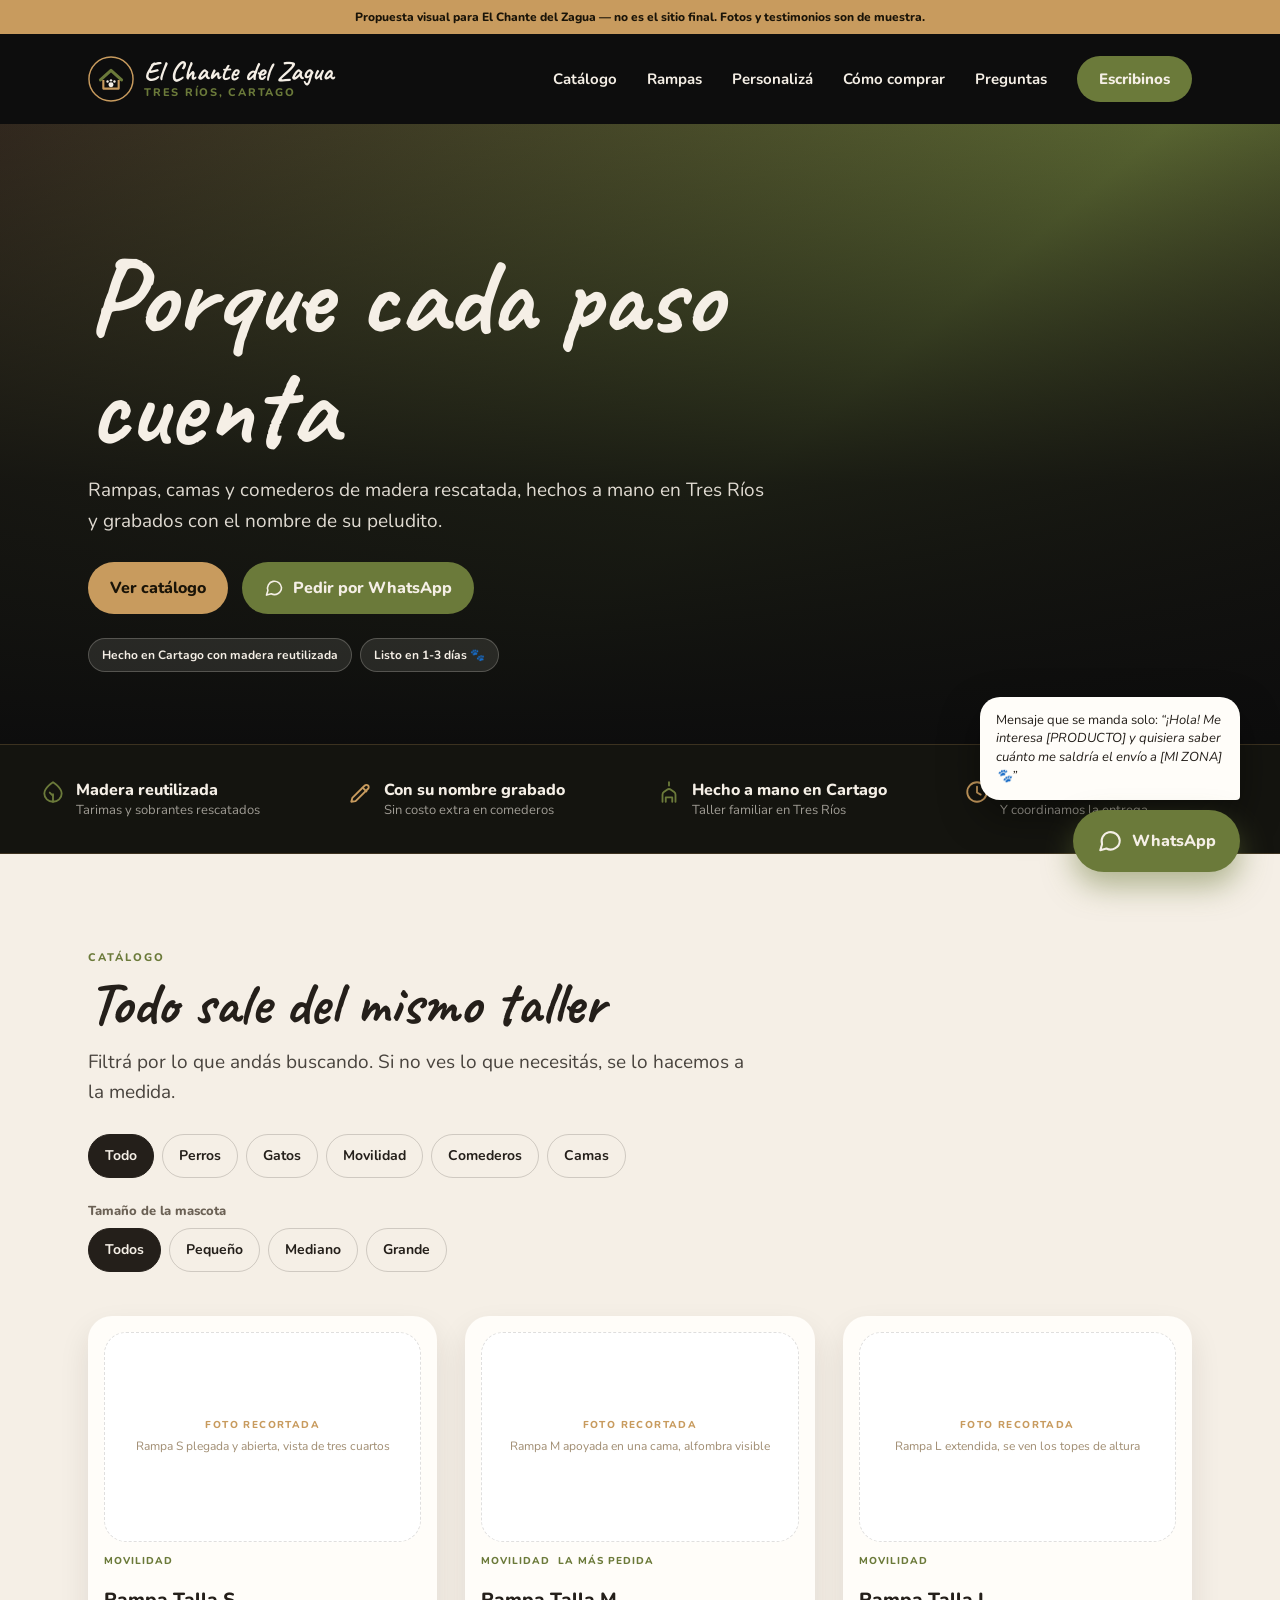
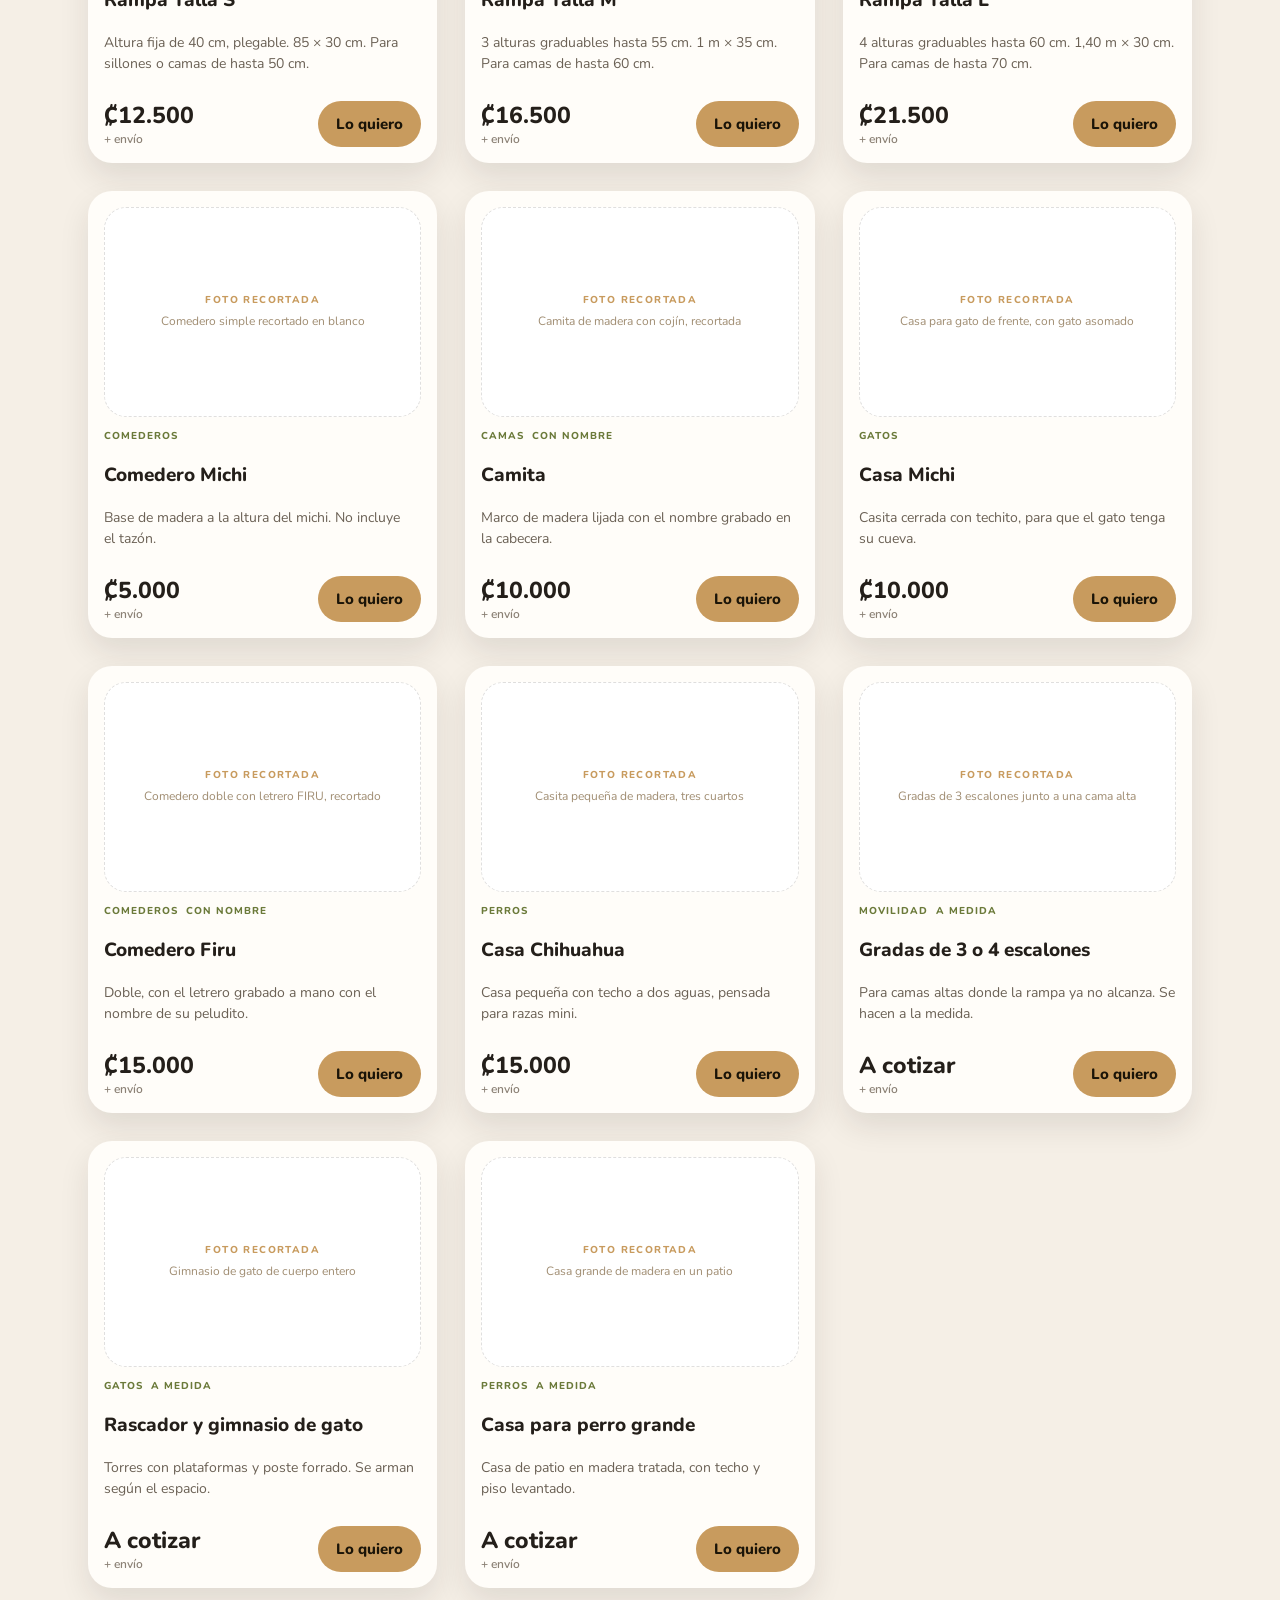
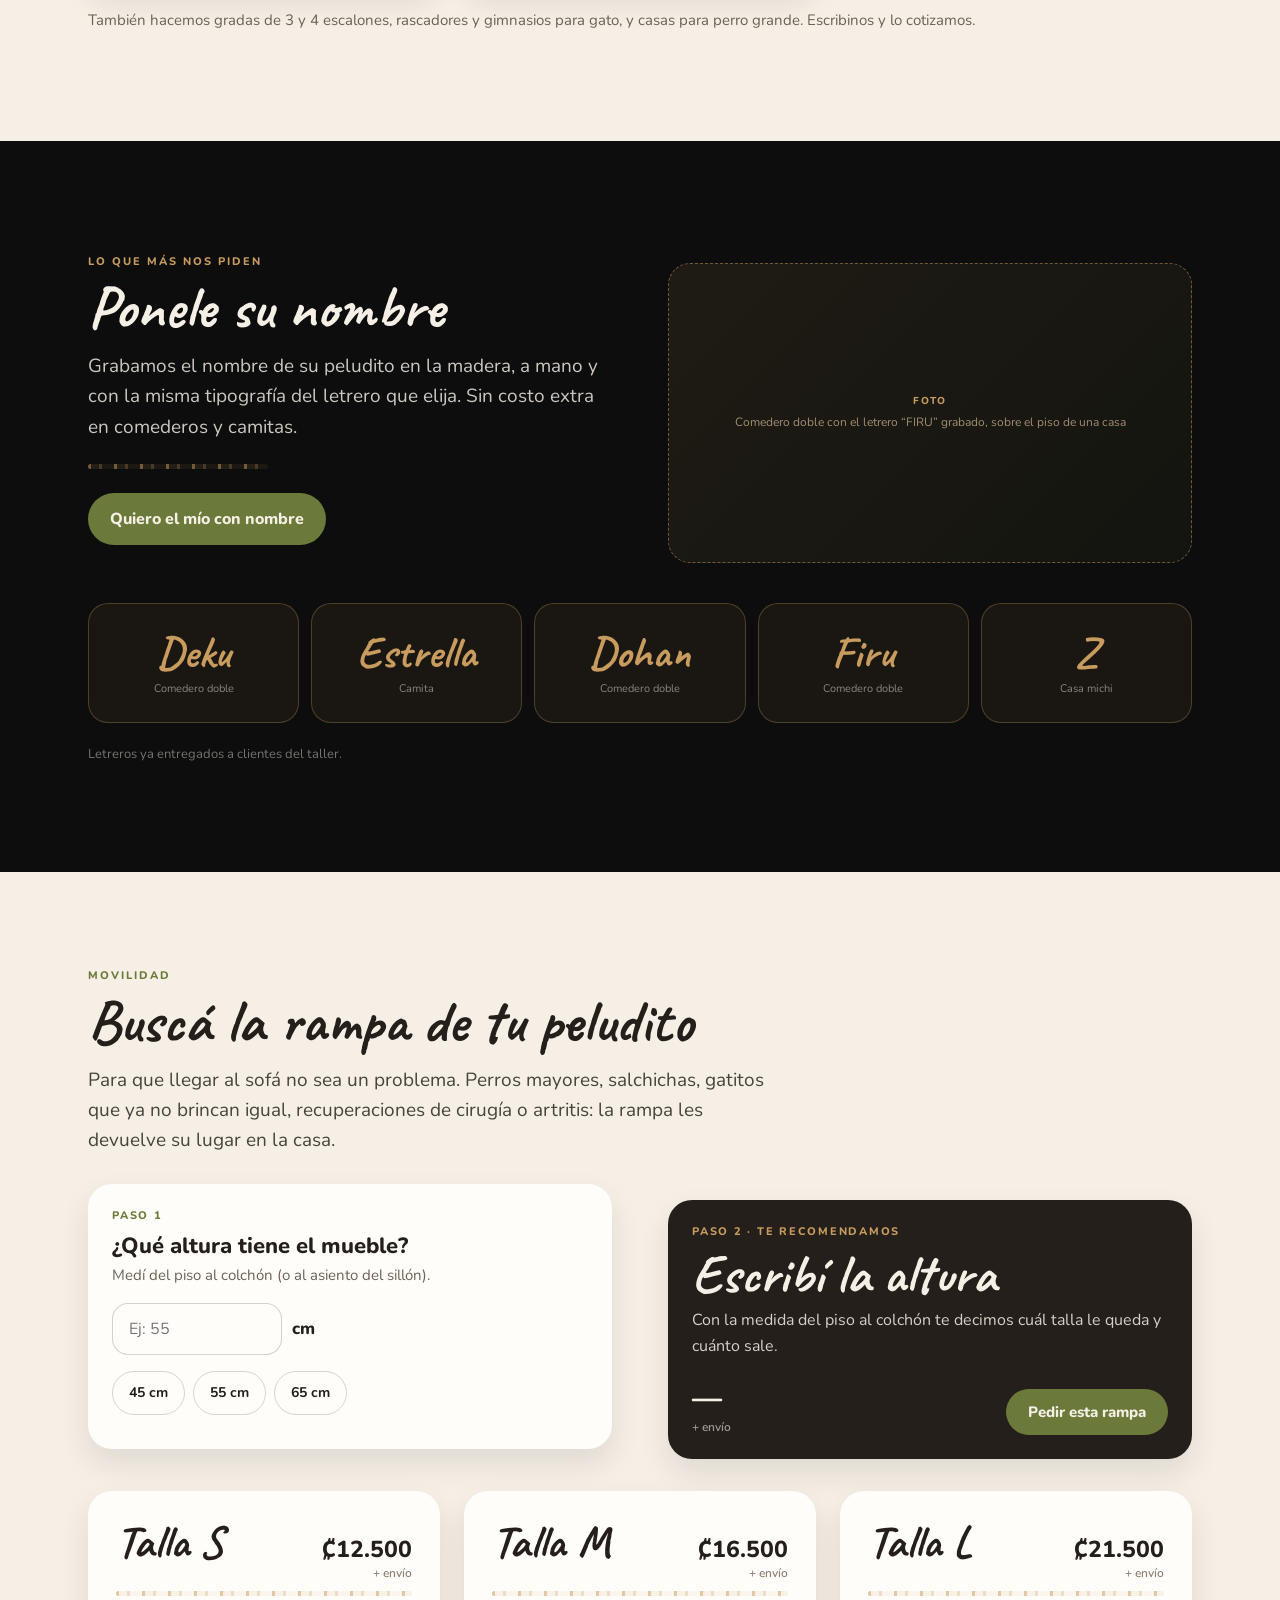
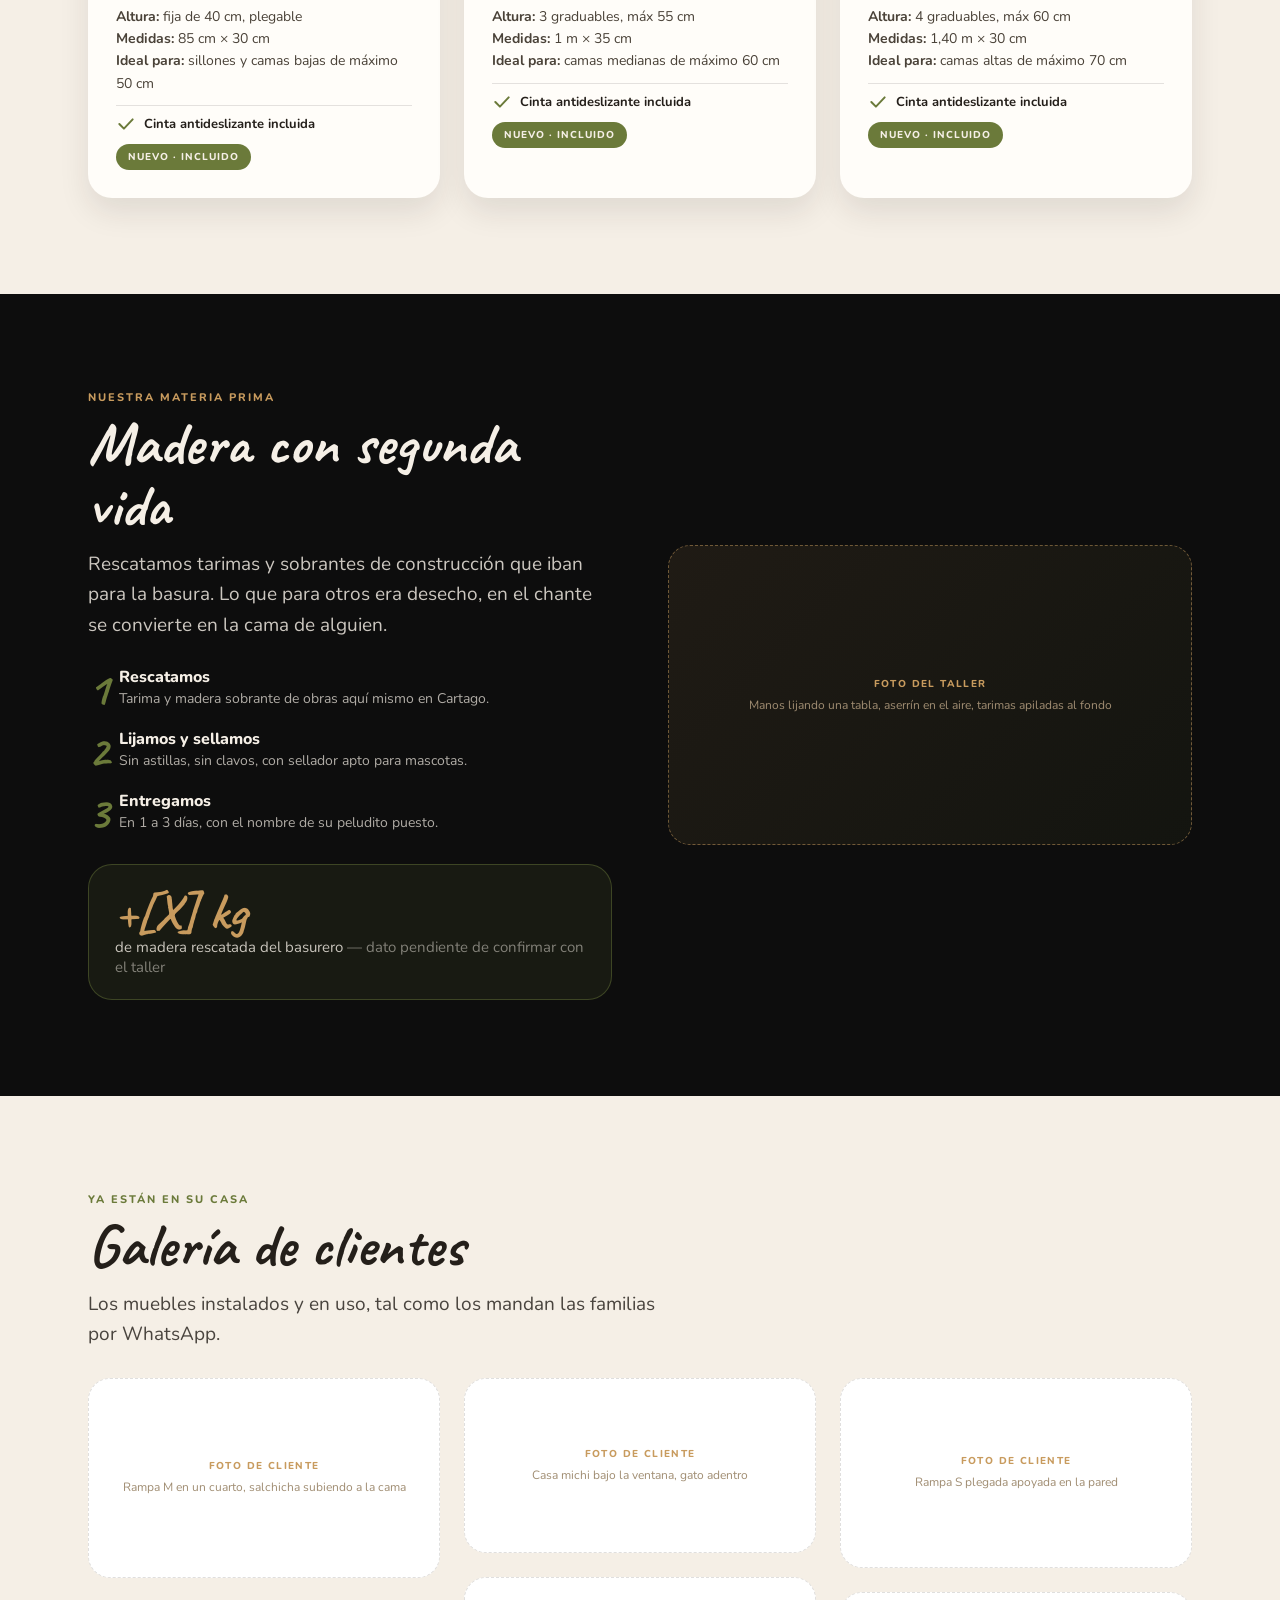
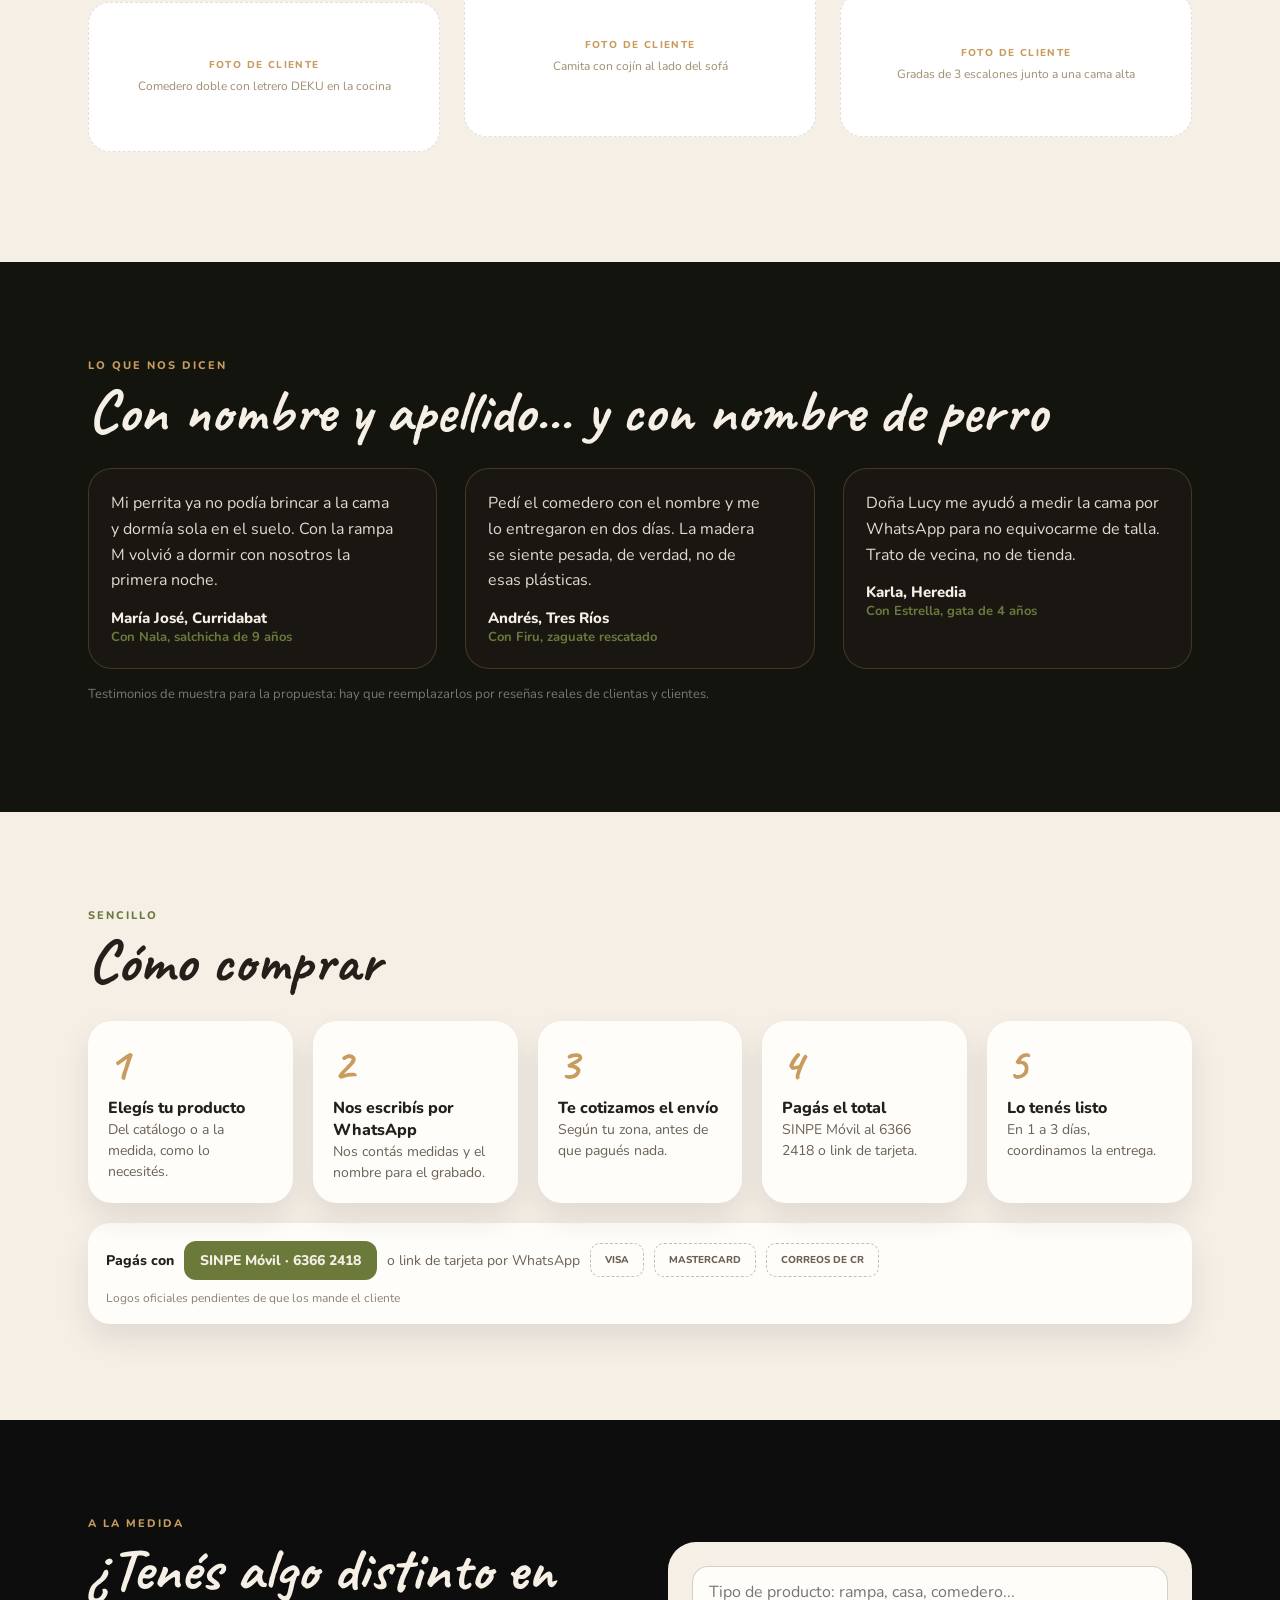
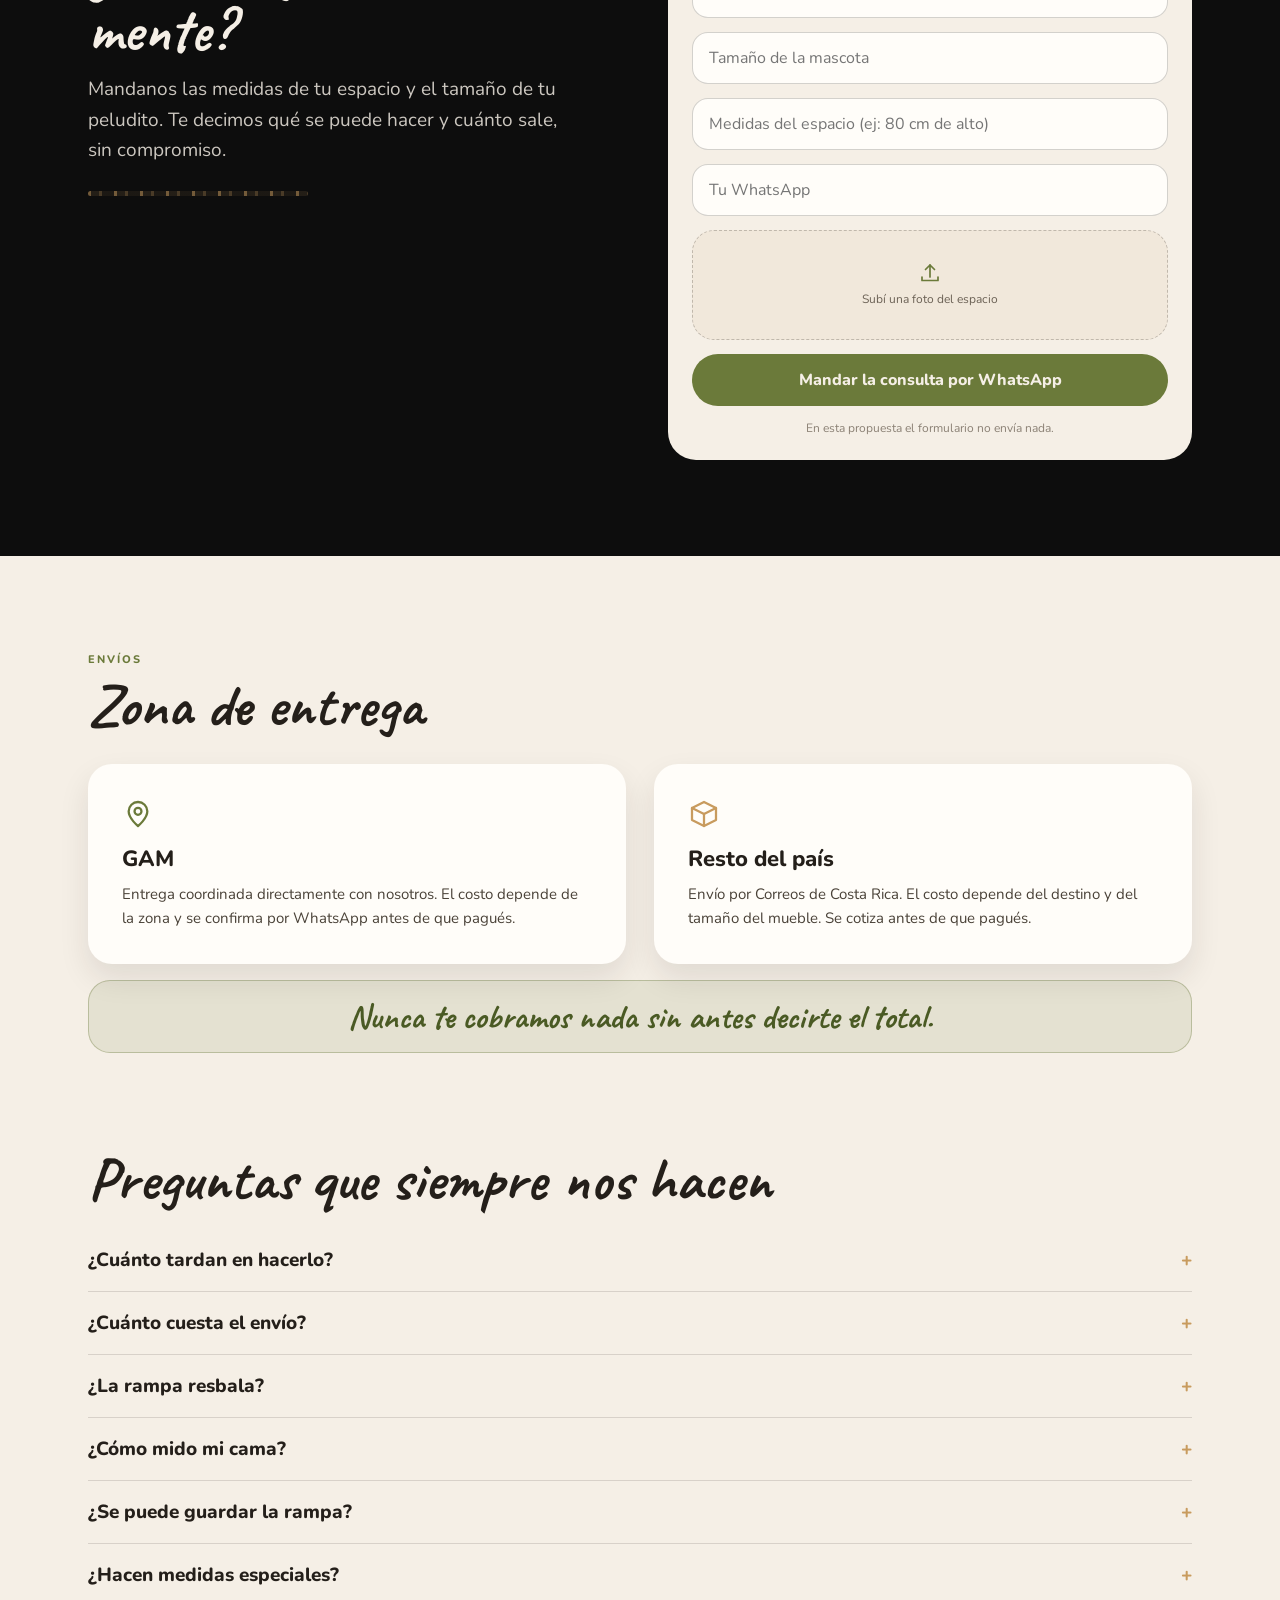
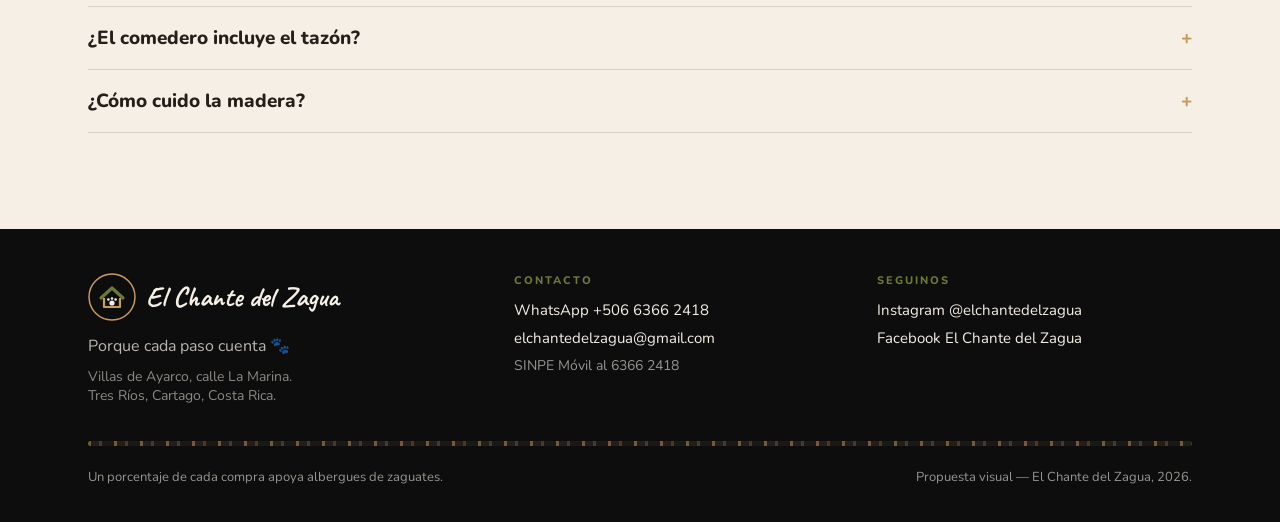
<file: index.html>
<!doctype html>
<html lang="es-CR">
<head>
<meta charset="utf-8">
<meta name="viewport" content="width=device-width, initial-scale=1">
<title>El Chante del Zagua — Muebles de madera reutilizada para mascotas</title>
<meta name="description" content="Rampas, camas y comederos para mascotas hechos a mano con madera reutilizada en Tres Ríos, Cartago. Propuesta visual de sitio web.">
<meta name="robots" content="noindex">
<link rel="preconnect" href="https://fonts.googleapis.com">
<link rel="preconnect" href="https://fonts.gstatic.com" crossorigin>
<link rel="stylesheet" href="https://fonts.googleapis.com/css2?family=Caveat:wght@600;700&family=Nunito:wght@400;600;700;800&display=swap">
<link rel="stylesheet" href="estilos.css">
</head>
<body>

<div class="aviso">Propuesta visual para El Chante del Zagua — no es el sitio final. Fotos y testimonios son de muestra.</div>

<header class="wrap">
  <div class="nav">
    <div class="marca">
      <svg width="46" height="46" viewBox="0 0 48 48" aria-hidden="true"><circle cx="24" cy="24" r="23" fill="#0D0D0D" stroke="#C89B5E" stroke-width="1.5"></circle><path d="M13 25 L24 15 L35 25" fill="none" stroke="#6B7A3A" stroke-width="3.2" stroke-linecap="round" stroke-linejoin="round"></path><path d="M16 25 V34 H32 V25" fill="none" stroke="#C89B5E" stroke-width="2.2" stroke-linejoin="round"></path><circle cx="24" cy="30" r="2.6" fill="#F5EFE6"></circle><circle cx="20.4" cy="26.6" r="1.25" fill="#F5EFE6"></circle><circle cx="24" cy="25.4" r="1.25" fill="#F5EFE6"></circle><circle cx="27.6" cy="26.6" r="1.25" fill="#F5EFE6"></circle></svg>
      <div>
        <div class="chalk nombre">El Chante del Zagua</div>
        <div style="font-size: 11px; letter-spacing: .16em; text-transform: uppercase; color: #6B7A3A; font-weight: 800;">Tres Ríos, Cartago</div>
      </div>
    </div>
    <nav class="nav-links">
      <a href="#catalogo">Catálogo</a>
      <a href="#rampas">Rampas</a>
      <a href="#nombre">Personalizá</a>
      <a href="#comprar">Cómo comprar</a>
      <a href="#faq">Preguntas</a>
      <a class="btn btn-ol" href="#contacto" style="min-height: 46px; font-size: 15px;">Escribinos</a>
    </nav>
    <button class="nav-toggle" id="navToggle" aria-label="Abrir menú" aria-expanded="false">
      <svg width="22" height="22" viewBox="0 0 24 24" fill="none" stroke="#F5EFE6" stroke-width="2" stroke-linecap="round"><path d="M4 7h16"></path><path d="M4 12h16"></path><path d="M4 17h16"></path></svg>
    </button>
  </div>
  <nav class="nav-movil" id="navMovil">
    <a href="#catalogo">Catálogo</a>
    <a href="#rampas">Rampas</a>
    <a href="#nombre">Personalizá</a>
    <a href="#comprar">Cómo comprar</a>
    <a href="#faq">Preguntas</a>
    <a href="#contacto">Contacto</a>
  </nav>
</header>

<!-- HERO -->
<section class="hero">
  <div class="wrap hero-cont">
    <h1 class="chalk">Porque cada paso cuenta</h1>
    <p class="lead" style="opacity: .9; margin-bottom: 26px;">Rampas, camas y comederos de madera rescatada, hechos a mano en Tres Ríos y grabados con el nombre de su peludito.</p>
    <div class="hero-ctas">
      <a class="btn btn-am" href="#catalogo">Ver catálogo</a>
      <a class="btn btn-ol" href="#contacto">
        <svg width="20" height="20" viewBox="0 0 24 24" fill="none" stroke="currentColor" stroke-width="1.9" stroke-linecap="round" stroke-linejoin="round"><path d="M21 11.5a8.4 8.4 0 0 1-12.3 7.4L3 20.5l1.7-5.5A8.4 8.4 0 1 1 21 11.5z"></path></svg>
        Pedir por WhatsApp
      </a>
    </div>
    <div style="display: flex; gap: 8px; flex-wrap: wrap; margin-top: 24px;">
      <span class="badge">Hecho en Cartago con madera reutilizada</span>
      <span class="badge">Listo en 1-3 días 🐾</span>
    </div>
  </div>
</section>

<!-- BARRA DE CONFIANZA -->
<section class="barra-conf">
  <div class="wrap conf">
    <div class="conf-item">
      <svg width="26" height="26" viewBox="0 0 24 24" fill="none" stroke="#6B7A3A" stroke-width="1.7" stroke-linecap="round" stroke-linejoin="round" style="flex: 0 0 auto;"><path d="M12 21c-4.5 0-8-3.2-8-7.6C4 8 12 3 12 3s8 5 8 10.4C20 17.8 16.5 21 12 21z"></path><path d="M12 21v-7"></path><path d="M12 15.5 9 12.5"></path></svg>
      <div><div class="t">Madera reutilizada</div><div class="d">Tarimas y sobrantes rescatados</div></div>
    </div>
    <div class="conf-item">
      <svg width="26" height="26" viewBox="0 0 24 24" fill="none" stroke="#C89B5E" stroke-width="1.7" stroke-linecap="round" stroke-linejoin="round" style="flex: 0 0 auto;"><path d="M4 17.5 15.5 6a2.1 2.1 0 0 1 3 3L7 20.5 3 21z"></path><path d="M13.5 8 17 11.5"></path></svg>
      <div><div class="t">Con su nombre grabado</div><div class="d">Sin costo extra en comederos</div></div>
    </div>
    <div class="conf-item">
      <svg width="26" height="26" viewBox="0 0 24 24" fill="none" stroke="#6B7A3A" stroke-width="1.7" stroke-linecap="round" stroke-linejoin="round" style="flex: 0 0 auto;"><path d="M6 21v-6.5a3 3 0 0 1 1.2-2.4l3-2.2a3 3 0 0 1 3.6 0l3 2.2A3 3 0 0 1 18 14.5V21"></path><path d="M9 21v-4h6v4"></path><path d="M12 3v3"></path></svg>
      <div><div class="t">Hecho a mano en Cartago</div><div class="d">Taller familiar en Tres Ríos</div></div>
    </div>
    <div class="conf-item">
      <svg width="26" height="26" viewBox="0 0 24 24" fill="none" stroke="#C89B5E" stroke-width="1.7" stroke-linecap="round" stroke-linejoin="round" style="flex: 0 0 auto;"><circle cx="12" cy="12" r="9"></circle><path d="M12 7v5.4l3.4 2"></path></svg>
      <div><div class="t">Listo en 1-3 días</div><div class="d">Y coordinamos la entrega</div></div>
    </div>
  </div>
</section>

<!-- CATALOGO -->
<section class="sec cream" id="catalogo">
  <div class="wrap">
    <p class="kicker">Catálogo</p>
    <h2 class="chalk h2">Todo sale del mismo taller</h2>
    <p class="lead">Filtrá por lo que andás buscando. Si no ves lo que necesitás, se lo hacemos a la medida.</p>
    <div class="chips" id="chipsCat" style="margin-top: 26px;"></div>
    <div class="chips-label">Tamaño de la mascota</div>
    <div class="chips" id="chipsTam"></div>
    <div class="grid-prod" id="gridProd"></div>
    <p style="margin-top: 22px; font-size: 15px; color: #6B6155;">También hacemos gradas de 3 y 4 escalones, rascadores y gimnasios para gato, y casas para perro grande. Escribinos y lo cotizamos.</p>
  </div>
</section>

<!-- PONELE SU NOMBRE -->
<section class="sec" id="nombre">
  <div class="wrap">
    <div class="dos-col">
      <div>
        <p class="kicker">Lo que más nos piden</p>
        <h2 class="chalk h2">Ponele su nombre</h2>
        <p class="lead" style="margin-bottom: 22px;">Grabamos el nombre de su peludito en la madera, a mano y con la misma tipografía del letrero que elija. Sin costo extra en comederos y camitas.</p>
        <div class="veta" style="width: 180px; margin-bottom: 24px;"></div>
        <a class="btn btn-ol" href="ficha.html">Quiero el mío con nombre</a>
      </div>
      <div class="ph" style="min-height: 300px; margin-top: 26px;">
        <b>Foto</b>
        Comedero doble con el letrero “FIRU” grabado, sobre el piso de una casa
      </div>
    </div>
    <div class="letreros" style="margin-top: 40px;">
      <div class="letrero"><div class="chalk nom">Deku</div><div class="not">Comedero doble</div></div>
      <div class="letrero"><div class="chalk nom">Estrella</div><div class="not">Camita</div></div>
      <div class="letrero"><div class="chalk nom">Dohan</div><div class="not">Comedero doble</div></div>
      <div class="letrero"><div class="chalk nom">Firu</div><div class="not">Comedero doble</div></div>
      <div class="letrero"><div class="chalk nom">Z</div><div class="not">Casa michi</div></div>
    </div>
    <p style="font-size: 13px; color: rgba(245,239,230,.45); margin-top: 14px;">Letreros ya entregados a clientes del taller.</p>
  </div>
</section>

<!-- BUSCA LA RAMPA -->
<section class="sec cream" id="rampas">
  <div class="wrap">
    <p class="kicker">Movilidad</p>
    <h2 class="chalk h2">Buscá la rampa de tu peludito</h2>
    <p class="lead" style="margin-bottom: 28px;">Para que llegar al sofá no sea un problema. Perros mayores, salchichas, gatitos que ya no brincan igual, recuperaciones de cirugía o artritis: la rampa les devuelve su lugar en la casa.</p>

    <div class="dos-col arriba">
      <div class="card" style="padding: 24px;">
        <div style="font-size: 11px; font-weight: 800; letter-spacing: .16em; text-transform: uppercase; color: #6B7A3A; margin-bottom: 8px;">Paso 1</div>
        <div style="font-size: 22px; font-weight: 800; margin-bottom: 4px;">¿Qué altura tiene el mueble?</div>
        <p style="font-size: 15px; color: #6B6155; margin: 0 0 18px;">Medí del piso al colchón (o al asiento del sillón).</p>
        <div style="display: flex; gap: 10px; align-items: center;">
          <label for="altura" style="position: absolute; left: -9999px;">Altura del mueble en centímetros</label>
          <input class="field" type="number" id="altura" min="10" max="200" placeholder="Ej: 55" style="max-width: 170px;">
          <span style="font-size: 17px; font-weight: 800;">cm</span>
        </div>
        <div class="chips" id="chipsAlt" style="margin-top: 16px;"></div>
      </div>

      <div class="card" id="recCard" style="padding: 24px; background: #241F1A; color: #F5EFE6; margin-top: 16px;">
        <div style="font-size: 11px; font-weight: 800; letter-spacing: .16em; text-transform: uppercase; color: #C89B5E; margin-bottom: 8px;">Paso 2 · Te recomendamos</div>
        <div class="chalk" id="recTitle" style="font-size: clamp(40px, 9vw, 54px);">Escribí la altura</div>
        <p id="recDetail" style="font-size: 16px; line-height: 1.6; opacity: .85; margin: 6px 0 18px;">Con la medida del piso al colchón te decimos cuál talla le queda y cuánto sale.</p>
        <div style="display: flex; align-items: flex-end; justify-content: space-between; gap: 12px;">
          <div>
            <div class="price" id="recPrice" style="color: #F5EFE6; font-size: 30px;">—</div>
            <div class="ship" style="color: rgba(245,239,230,.6);">+ envío</div>
          </div>
          <a class="btn btn-ol" href="#contacto" style="min-height: 46px; font-size: 15px;">Pedir esta rampa</a>
        </div>
        <div id="recWarn" hidden style="margin-top: 16px; border-radius: 16px; padding: 12px 14px; background: rgba(200,155,94,.16); border: 1px solid rgba(200,155,94,.4); font-size: 14px; line-height: 1.5;"></div>
      </div>
    </div>

    <div class="rampas" id="tablaRampas"></div>
  </div>
</section>

<!-- MADERA CON SEGUNDA VIDA -->
<section class="sec">
  <div class="wrap">
    <div class="dos-col">
      <div>
        <p class="kicker">Nuestra materia prima</p>
        <h2 class="chalk h2">Madera con segunda vida</h2>
        <p class="lead" style="margin-bottom: 26px;">Rescatamos tarimas y sobrantes de construcción que iban para la basura. Lo que para otros era desecho, en el chante se convierte en la cama de alguien.</p>
        <div class="pasos" style="display: flex; flex-direction: column; gap: 16px;">
          <div class="paso" style="flex-direction: row;"><div class="chalk n" style="color: #6B7A3A;">1</div><div><div class="t">Rescatamos</div><div class="d">Tarima y madera sobrante de obras aquí mismo en Cartago.</div></div></div>
          <div class="paso" style="flex-direction: row;"><div class="chalk n" style="color: #6B7A3A;">2</div><div><div class="t">Lijamos y sellamos</div><div class="d">Sin astillas, sin clavos, con sellador apto para mascotas.</div></div></div>
          <div class="paso" style="flex-direction: row;"><div class="chalk n" style="color: #6B7A3A;">3</div><div><div class="t">Entregamos</div><div class="d">En 1 a 3 días, con el nombre de su peludito puesto.</div></div></div>
        </div>
        <div style="margin-top: 28px; padding: 22px 26px; border-radius: 24px; border: 1px solid rgba(107,122,58,.45); background: rgba(107,122,58,.12);">
          <div class="chalk" style="font-size: 50px; color: #C89B5E; line-height: 1;">+[X] kg</div>
          <div style="font-size: 15px; opacity: .8;">de madera rescatada del basurero <span style="opacity: .6;">— dato pendiente de confirmar con el taller</span></div>
        </div>
      </div>
      <div class="ph" style="min-height: 300px;">
        <b>Foto del taller</b>
        Manos lijando una tabla, aserrín en el aire, tarimas apiladas al fondo
      </div>
    </div>
  </div>
</section>

<!-- GALERIA -->
<section class="sec cream">
  <div class="wrap">
    <p class="kicker">Ya están en su casa</p>
    <h2 class="chalk h2">Galería de clientes</h2>
    <p class="lead" style="margin-bottom: 28px;">Los muebles instalados y en uso, tal como los mandan las familias por WhatsApp.</p>
    <div class="masonry">
      <div class="ph" style="height: 200px;"><b>Foto de cliente</b>Rampa M en un cuarto, salchicha subiendo a la cama</div>
      <div class="ph" style="height: 150px;"><b>Foto de cliente</b>Comedero doble con letrero DEKU en la cocina</div>
      <div class="ph" style="height: 175px;"><b>Foto de cliente</b>Casa michi bajo la ventana, gato adentro</div>
      <div class="ph" style="height: 160px;"><b>Foto de cliente</b>Camita con cojín al lado del sofá</div>
      <div class="ph" style="height: 190px;"><b>Foto de cliente</b>Rampa S plegada apoyada en la pared</div>
      <div class="ph" style="height: 145px;"><b>Foto de cliente</b>Gradas de 3 escalones junto a una cama alta</div>
    </div>
  </div>
</section>

<!-- TESTIMONIOS -->
<section class="sec" style="background: #14140F;">
  <div class="wrap">
    <p class="kicker">Lo que nos dicen</p>
    <h2 class="chalk h2" style="margin-bottom: 26px;">Con nombre y apellido... y con nombre de perro</h2>
    <div class="testis">
      <div class="testi">
        <p>Mi perrita ya no podía brincar a la cama y dormía sola en el suelo. Con la rampa M volvió a dormir con nosotros la primera noche.</p>
        <div class="quien">María José, Curridabat</div>
        <div class="mascota">Con Nala, salchicha de 9 años</div>
      </div>
      <div class="testi">
        <p>Pedí el comedero con el nombre y me lo entregaron en dos días. La madera se siente pesada, de verdad, no de esas plásticas.</p>
        <div class="quien">Andrés, Tres Ríos</div>
        <div class="mascota">Con Firu, zaguate rescatado</div>
      </div>
      <div class="testi">
        <p>Doña Lucy me ayudó a medir la cama por WhatsApp para no equivocarme de talla. Trato de vecina, no de tienda.</p>
        <div class="quien">Karla, Heredia</div>
        <div class="mascota">Con Estrella, gata de 4 años</div>
      </div>
    </div>
    <p style="font-size: 13px; color: rgba(245,239,230,.45); margin-top: 16px;">Testimonios de muestra para la propuesta: hay que reemplazarlos por reseñas reales de clientas y clientes.</p>
  </div>
</section>

<!-- COMO COMPRAR -->
<section class="sec cream" id="comprar">
  <div class="wrap">
    <p class="kicker">Sencillo</p>
    <h2 class="chalk h2" style="margin-bottom: 28px;">Cómo comprar</h2>
    <div class="pasos">
      <div class="paso card" style="padding: 20px;"><div class="chalk n">1</div><div><div class="t">Elegís tu producto</div><div class="d">Del catálogo o a la medida, como lo necesités.</div></div></div>
      <div class="paso card" style="padding: 20px;"><div class="chalk n">2</div><div><div class="t">Nos escribís por WhatsApp</div><div class="d">Nos contás medidas y el nombre para el grabado.</div></div></div>
      <div class="paso card" style="padding: 20px;"><div class="chalk n">3</div><div><div class="t">Te cotizamos el envío</div><div class="d">Según tu zona, antes de que pagués nada.</div></div></div>
      <div class="paso card" style="padding: 20px;"><div class="chalk n">4</div><div><div class="t">Pagás el total</div><div class="d">SINPE Móvil al 6366 2418 o link de tarjeta.</div></div></div>
      <div class="paso card" style="padding: 20px;"><div class="chalk n">5</div><div><div class="t">Lo tenés listo</div><div class="d">En 1 a 3 días, coordinamos la entrega.</div></div></div>
    </div>
    <div class="pagos card">
      <span style="font-size: 14px; font-weight: 800;">Pagás con</span>
      <span class="sinpe">SINPE Móvil · 6366 2418</span>
      <span style="font-size: 14px; color: #6B6155;">o link de tarjeta por WhatsApp</span>
      <span class="logo-ph">VISA</span>
      <span class="logo-ph">MASTERCARD</span>
      <span class="logo-ph">CORREOS DE CR</span>
      <span style="font-size: 12px; color: #8B8175;">Logos oficiales pendientes de que los mande el cliente</span>
    </div>
  </div>
</section>

<!-- COTIZACIONES A MEDIDA -->
<section class="sec" id="contacto">
  <div class="wrap">
    <div class="dos-col arriba">
      <div>
        <p class="kicker">A la medida</p>
        <h2 class="chalk h2">¿Tenés algo distinto en mente?</h2>
        <p class="lead">Mandanos las medidas de tu espacio y el tamaño de tu peludito. Te decimos qué se puede hacer y cuánto sale, sin compromiso.</p>
        <div class="veta" style="width: 220px; margin-top: 26px;"></div>
      </div>
      <form style="background: #F5EFE6; color: #241F1A; border-radius: 28px; padding: 24px; margin-top: 26px; display: flex; flex-direction: column; gap: 14px;" onsubmit="return false;">
        <input class="field" placeholder="Tipo de producto: rampa, casa, comedero...">
        <input class="field" placeholder="Tamaño de la mascota">
        <input class="field" placeholder="Medidas del espacio (ej: 80 cm de alto)">
        <input class="field" placeholder="Tu WhatsApp">
        <div class="ph" style="height: 110px; border-color: rgba(36,31,26,.24); background: rgba(200,155,94,.08); color: #6B6155;">
          <svg width="24" height="24" viewBox="0 0 24 24" fill="none" stroke="#6B7A3A" stroke-width="1.7" stroke-linecap="round" stroke-linejoin="round"><path d="M12 16V4"></path><path d="m7.5 8.5 4.5-4.5 4.5 4.5"></path><path d="M4 16v3.5h16V16"></path></svg>
          Subí una foto del espacio
        </div>
        <button class="btn btn-ol" type="submit" style="width: 100%;">Mandar la consulta por WhatsApp</button>
        <p style="font-size: 12px; color: #8B8175; margin: 0; text-align: center;">En esta propuesta el formulario no envía nada.</p>
      </form>
    </div>
  </div>
</section>

<!-- ZONA DE ENTREGA -->
<section class="sec cream">
  <div class="wrap">
    <p class="kicker">Envíos</p>
    <h2 class="chalk h2" style="margin-bottom: 28px;">Zona de entrega</h2>
    <div class="zonas">
      <div class="zona card">
        <svg width="32" height="32" viewBox="0 0 24 24" fill="none" stroke="#6B7A3A" stroke-width="1.7" stroke-linecap="round" stroke-linejoin="round"><path d="M12 21s7-5.6 7-11a7 7 0 1 0-14 0c0 5.4 7 11 7 11z"></path><circle cx="12" cy="10" r="2.6"></circle></svg>
        <div class="t">GAM</div>
        <p>Entrega coordinada directamente con nosotros. El costo depende de la zona y se confirma por WhatsApp antes de que pagués.</p>
      </div>
      <div class="zona card">
        <svg width="32" height="32" viewBox="0 0 24 24" fill="none" stroke="#C89B5E" stroke-width="1.7" stroke-linecap="round" stroke-linejoin="round"><path d="M3 7.5 12 3l9 4.5v9L12 21l-9-4.5z"></path><path d="M3 7.5 12 12l9-4.5"></path><path d="M12 12v9"></path></svg>
        <div class="t">Resto del país</div>
        <p>Envío por Correos de Costa Rica. El costo depende del destino y del tamaño del mueble. Se cotiza antes de que pagués.</p>
      </div>
    </div>
    <div class="promesa"><span class="chalk">Nunca te cobramos nada sin antes decirte el total.</span></div>
  </div>
</section>

<!-- FAQ -->
<section class="sec cream" id="faq" style="padding-top: 0;">
  <div class="wrap">
    <h2 class="chalk h2" style="margin-bottom: 18px;">Preguntas que siempre nos hacen</h2>
    <div id="listaFaq"></div>
  </div>
</section>

<!-- FOOTER -->
<footer>
  <div class="wrap">
    <div class="foot-cols">
      <div>
        <div class="marca" style="margin-bottom: 14px;">
          <svg width="48" height="48" viewBox="0 0 48 48" aria-hidden="true"><circle cx="24" cy="24" r="23" fill="#0D0D0D" stroke="#C89B5E" stroke-width="1.5"></circle><path d="M13 25 L24 15 L35 25" fill="none" stroke="#6B7A3A" stroke-width="3.2" stroke-linecap="round" stroke-linejoin="round"></path><path d="M16 25 V34 H32 V25" fill="none" stroke="#C89B5E" stroke-width="2.2" stroke-linejoin="round"></path><circle cx="24" cy="30" r="2.6" fill="#F5EFE6"></circle><circle cx="20.4" cy="26.6" r="1.25" fill="#F5EFE6"></circle><circle cx="24" cy="25.4" r="1.25" fill="#F5EFE6"></circle><circle cx="27.6" cy="26.6" r="1.25" fill="#F5EFE6"></circle></svg>
          <div class="chalk" style="font-size: 28px;">El Chante del Zagua</div>
        </div>
        <p style="font-size: 16px; opacity: .75; margin: 0 0 10px;">Porque cada paso cuenta 🐾</p>
        <p style="font-size: 14px; opacity: .55; margin: 0;">Villas de Ayarco, calle La Marina.<br>Tres Ríos, Cartago, Costa Rica.</p>
      </div>
      <div>
        <div class="foot-tit">Contacto</div>
        <div class="foot-links">
          <span>WhatsApp +506 6366 2418</span>
          <span>elchantedelzagua@gmail.com</span>
          <span style="opacity: .6; font-size: 14px;">SINPE Móvil al 6366 2418</span>
        </div>
      </div>
      <div>
        <div class="foot-tit">Seguinos</div>
        <div class="foot-links">
          <span>Instagram @elchantedelzagua</span>
          <span>Facebook El Chante del Zagua</span>
        </div>
      </div>
    </div>
    <div class="veta" style="margin: 36px 0 22px;"></div>
    <div class="foot-legal">
      <span>Un porcentaje de cada compra apoya albergues de zaguates.</span>
      <span>Propuesta visual — El Chante del Zagua, 2026.</span>
    </div>
  </div>
</footer>

<div class="fab">
  <div class="fab-globo">Mensaje que se manda solo: <em>“¡Hola! Me interesa [PRODUCTO] y quisiera saber cuánto me saldría el envío a [MI ZONA] 🐾”</em></div>
  <button class="btn btn-ol fab-btn" aria-label="Escribir por WhatsApp">
    <svg width="26" height="26" viewBox="0 0 24 24" fill="none" stroke="currentColor" stroke-width="1.9" stroke-linecap="round" stroke-linejoin="round"><path d="M21 11.5a8.4 8.4 0 0 1-12.3 7.4L3 20.5l1.7-5.5A8.4 8.4 0 1 1 21 11.5z"></path></svg>
    <span class="solo-desktop">WhatsApp</span>
  </button>
</div>

<script src="sitio.js"></script>
</body>
</html>
</file>
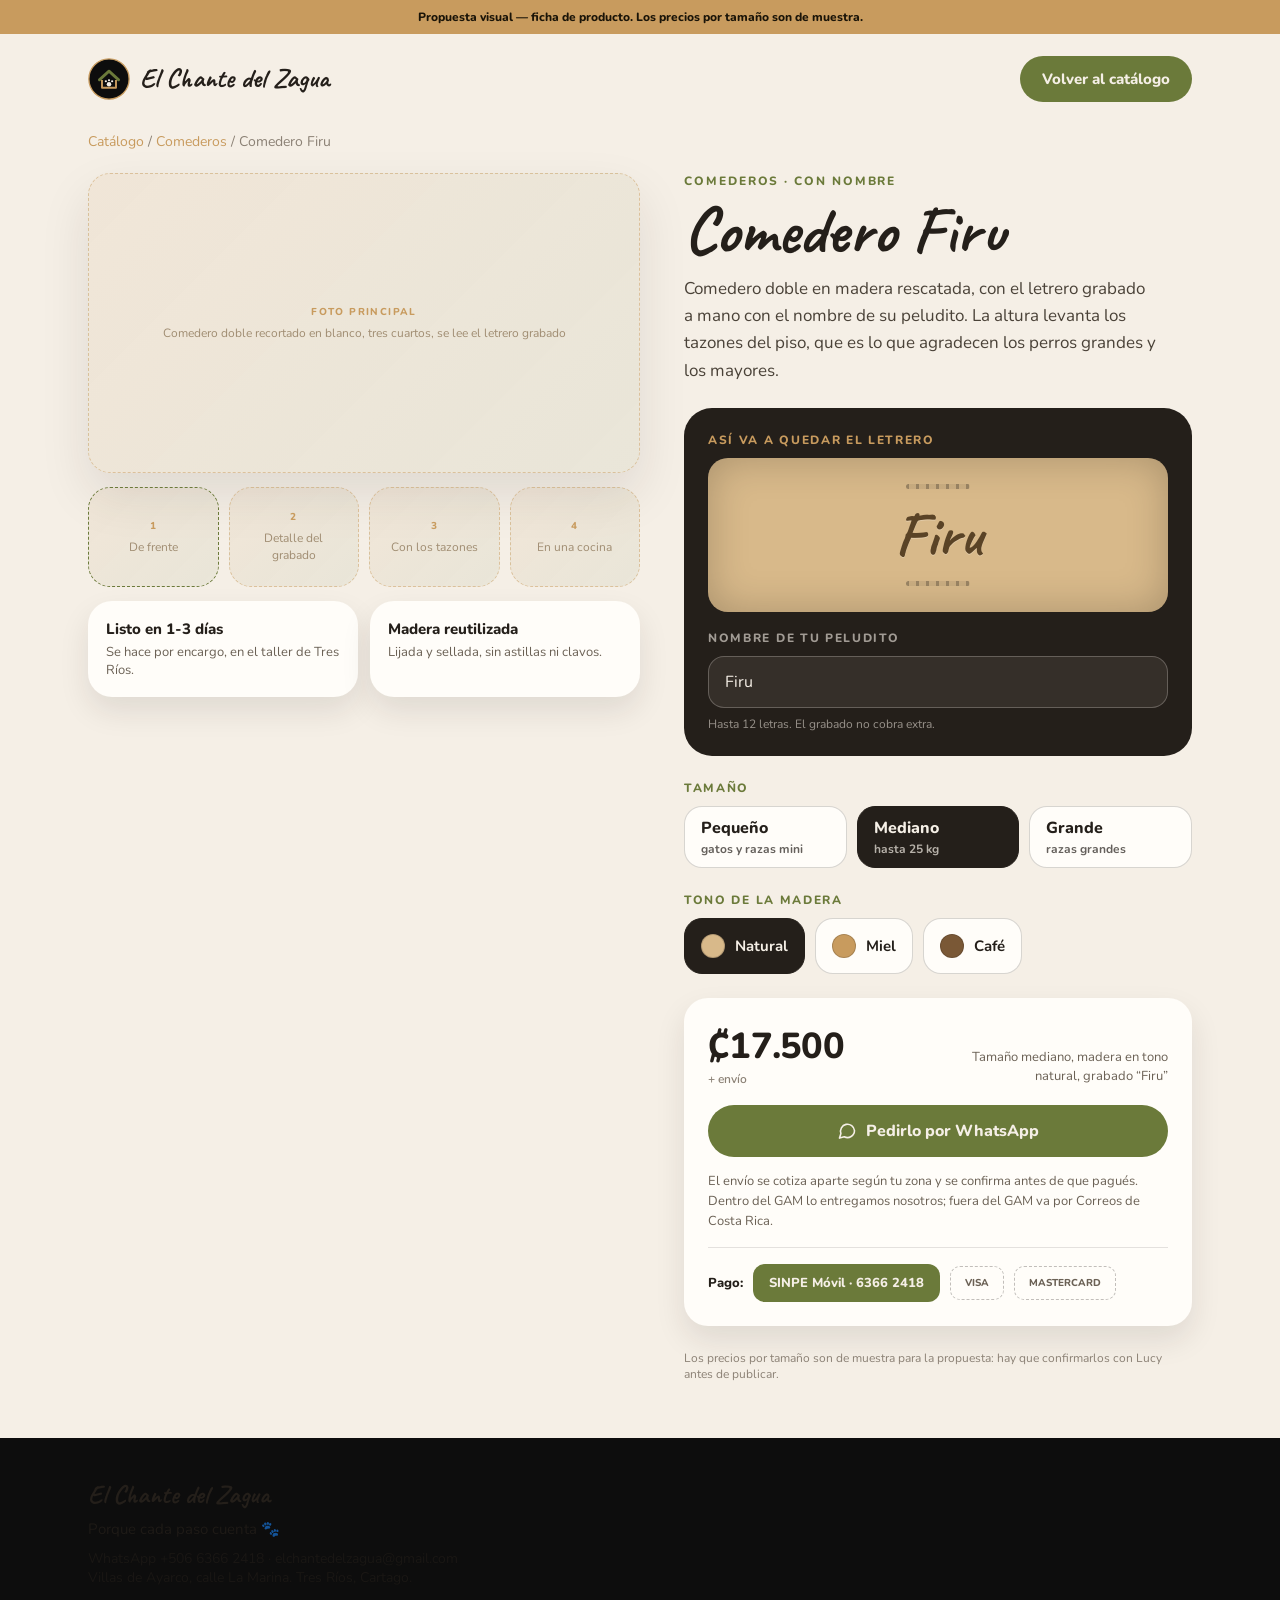
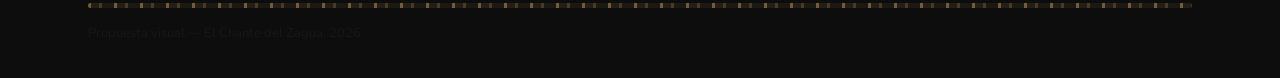
<file: ficha.html>
<!doctype html>
<html lang="es-CR">
<head>
<meta charset="utf-8">
<meta name="viewport" content="width=device-width, initial-scale=1">
<title>Comedero Firu — El Chante del Zagua</title>
<meta name="description" content="Comedero doble de madera reutilizada con el nombre de tu peludito grabado a mano. Propuesta visual.">
<meta name="robots" content="noindex">
<link rel="preconnect" href="https://fonts.googleapis.com">
<link rel="preconnect" href="https://fonts.gstatic.com" crossorigin>
<link rel="stylesheet" href="https://fonts.googleapis.com/css2?family=Caveat:wght@600;700&family=Nunito:wght@400;600;700;800&display=swap">
<link rel="stylesheet" href="estilos.css">
<style>
  body.ficha { background: var(--crema); color: var(--tinta); }
  .ficha-grid { display: grid; grid-template-columns: 1fr; gap: 28px; align-items: start; }
  .miniaturas { display: grid; grid-template-columns: repeat(4, minmax(0, 1fr)); gap: 10px; }
  .miniaturas .ph { height: 78px; }
  .opt {
    min-height: 56px; padding: 10px 16px; border-radius: 18px; font-family: inherit; font-size: 15px;
    font-weight: 700; cursor: pointer; border: 1.5px solid rgba(36,31,26,.18); background: var(--crema-2);
    color: var(--tinta); text-align: left; display: flex; flex-direction: column; justify-content: center; gap: 2px;
  }
  .opt[aria-pressed="true"] { background: var(--tinta); color: var(--crema); border-color: var(--tinta); }
  .opt .n { font-size: 16px; font-weight: 800; }
  .opt .s { font-size: 12px; opacity: .7; }
  .opts-tam { display: grid; grid-template-columns: repeat(3, minmax(0, 1fr)); gap: 10px; }
  .opts-tono { display: flex; gap: 10px; flex-wrap: wrap; }
  .opt-tono { flex-direction: row; align-items: center; gap: 10px; }
  .swatch { width: 24px; height: 24px; border-radius: 50%; border: 1px solid rgba(36,31,26,.2); flex: 0 0 auto; }
  .lbl { display: block; font-size: 12px; font-weight: 800; letter-spacing: .14em; text-transform: uppercase; color: var(--oliva); margin: 0 0 10px; }
  .placa { border-radius: 20px; padding: 26px 20px; text-align: center; box-shadow: inset 0 0 40px rgba(0,0,0,.22); transition: background .2s ease; }
  .placa .clavos { height: 5px; width: 64px; margin: 0 auto; border-radius: 6px; background: repeating-linear-gradient(90deg, rgba(36,31,26,.35) 0 3px, rgba(36,31,26,.08) 3px 10px); }
  .placa .nombre-grabado { font-size: clamp(46px, 13vw, 62px); text-shadow: 0 1px 0 rgba(255,255,255,.25); word-break: break-word; margin: 14px 0; }
  @media (min-width: 900px) {
    .ficha-grid { grid-template-columns: minmax(0, 1fr) minmax(0, .92fr); gap: 44px; }
    .miniaturas .ph { height: 100px; }
  }
</style>
</head>
<body class="ficha">

<div class="aviso">Propuesta visual — ficha de producto. Los precios por tamaño son de muestra.</div>

<header class="wrap">
  <div class="nav">
    <a class="marca" href="index.html" style="color: inherit;">
      <svg width="42" height="42" viewBox="0 0 48 48" aria-hidden="true"><circle cx="24" cy="24" r="23" fill="#0D0D0D" stroke="#C89B5E" stroke-width="1.5"></circle><path d="M13 25 L24 15 L35 25" fill="none" stroke="#6B7A3A" stroke-width="3.2" stroke-linecap="round" stroke-linejoin="round"></path><path d="M16 25 V34 H32 V25" fill="none" stroke="#C89B5E" stroke-width="2.2" stroke-linejoin="round"></path><circle cx="24" cy="30" r="2.6" fill="#F5EFE6"></circle><circle cx="20.4" cy="26.6" r="1.25" fill="#F5EFE6"></circle><circle cx="24" cy="25.4" r="1.25" fill="#F5EFE6"></circle><circle cx="27.6" cy="26.6" r="1.25" fill="#F5EFE6"></circle></svg>
      <div class="chalk nombre" style="color: var(--tinta);">El Chante del Zagua</div>
    </a>
    <a class="btn btn-ol" href="index.html#catalogo" style="min-height: 46px; font-size: 15px;">Volver al catálogo</a>
  </div>
</header>

<main class="wrap" style="padding-bottom: 56px;">
  <p style="font-size: 14px; color: var(--gris-2); margin: 8px 0 22px;">
    <a href="index.html#catalogo">Catálogo</a> / <a href="index.html#catalogo">Comederos</a> / Comedero Firu
  </p>

  <div class="ficha-grid">
    <!-- Galería -->
    <div style="display: flex; flex-direction: column; gap: 14px;">
      <div class="ph" style="min-height: 300px; box-shadow: 0 22px 50px rgba(36,31,26,.10);">
        <b>Foto principal</b>
        Comedero doble recortado en blanco, tres cuartos, se lee el letrero grabado
      </div>
      <div class="miniaturas">
        <div class="ph" style="border-color: #6B7A3A;"><b>1</b>De frente</div>
        <div class="ph"><b>2</b>Detalle del grabado</div>
        <div class="ph"><b>3</b>Con los tazones</div>
        <div class="ph"><b>4</b>En una cocina</div>
      </div>
      <div style="display: flex; gap: 12px; flex-wrap: wrap;">
        <div class="card" style="flex: 1 1 180px; padding: 18px;">
          <div style="font-weight: 800; font-size: 15px; margin-bottom: 4px;">Listo en 1-3 días</div>
          <div style="font-size: 13px; color: var(--gris);">Se hace por encargo, en el taller de Tres Ríos.</div>
        </div>
        <div class="card" style="flex: 1 1 180px; padding: 18px;">
          <div style="font-weight: 800; font-size: 15px; margin-bottom: 4px;">Madera reutilizada</div>
          <div style="font-size: 13px; color: var(--gris);">Lijada y sellada, sin astillas ni clavos.</div>
        </div>
      </div>
    </div>

    <!-- Configurador -->
    <div style="display: flex; flex-direction: column; gap: 24px;">
      <div>
        <div style="font-size: 12px; font-weight: 800; letter-spacing: .16em; text-transform: uppercase; color: var(--oliva); margin-bottom: 8px;">Comederos · Con nombre</div>
        <h1 class="chalk" style="font-size: clamp(48px, 12vw, 66px); margin: 0 0 10px;">Comedero Firu</h1>
        <p style="font-size: 17px; line-height: 1.6; color: var(--tinta-2); margin: 0;">Comedero doble en madera rescatada, con el letrero grabado a mano con el nombre de su peludito. La altura levanta los tazones del piso, que es lo que agradecen los perros grandes y los mayores.</p>
      </div>

      <div style="border-radius: 28px; padding: 24px; background: var(--tinta); color: var(--crema);">
        <span class="lbl" style="color: var(--ambar);">Así va a quedar el letrero</span>
        <div class="placa" id="placa" style="background: #D8B98A;">
          <div class="clavos"></div>
          <div class="chalk nombre-grabado" id="nombreGrabado" style="color: #5A4326;">Firu</div>
          <div class="clavos"></div>
        </div>
        <div style="margin-top: 18px;">
          <label class="lbl" for="nombre" style="color: rgba(245,239,230,.6);">Nombre de tu peludito</label>
          <input class="field" type="text" id="nombre" maxlength="12" value="Firu" placeholder="Firu"
                 style="background: rgba(245,239,230,.08); border-color: rgba(245,239,230,.25); color: var(--crema);">
          <div style="font-size: 12px; color: rgba(245,239,230,.55); margin-top: 8px;">Hasta 12 letras. El grabado no cobra extra.</div>
        </div>
      </div>

      <div>
        <span class="lbl">Tamaño</span>
        <div class="opts-tam" id="optsTam"></div>
      </div>

      <div>
        <span class="lbl">Tono de la madera</span>
        <div class="opts-tono" id="optsTono"></div>
      </div>

      <div class="card" style="padding: 24px;">
        <div style="display: flex; align-items: flex-end; justify-content: space-between; gap: 20px; margin-bottom: 18px; flex-wrap: wrap;">
          <div>
            <div id="precio" style="font-size: 36px; font-weight: 800; letter-spacing: -.02em;">₡17.500</div>
            <div class="ship">+ envío</div>
          </div>
          <div id="resumen" style="text-align: right; font-size: 13px; color: var(--gris); line-height: 1.5; max-width: 26ch;"></div>
        </div>
        <button class="btn btn-ol" type="button" style="width: 100%;">
          <svg width="20" height="20" viewBox="0 0 24 24" fill="none" stroke="currentColor" stroke-width="1.9" stroke-linecap="round" stroke-linejoin="round"><path d="M21 11.5a8.4 8.4 0 0 1-12.3 7.4L3 20.5l1.7-5.5A8.4 8.4 0 1 1 21 11.5z"></path></svg>
          Pedirlo por WhatsApp
        </button>
        <p style="font-size: 13px; color: var(--gris); line-height: 1.55; margin: 14px 0 0;">
          El envío se cotiza aparte según tu zona y se confirma antes de que pagués. Dentro del GAM lo entregamos nosotros; fuera del GAM va por Correos de Costa Rica.
        </p>
        <div style="display: flex; align-items: center; gap: 10px; flex-wrap: wrap; margin-top: 16px; padding-top: 16px; border-top: 1px solid rgba(36,31,26,.12);">
          <span style="font-size: 13px; font-weight: 800;">Pago:</span>
          <span class="sinpe" style="font-size: 13px;">SINPE Móvil · 6366 2418</span>
          <span class="logo-ph">VISA</span>
          <span class="logo-ph">MASTERCARD</span>
        </div>
      </div>

      <p style="font-size: 12px; color: var(--gris-2); margin: 0;">Los precios por tamaño son de muestra para la propuesta: hay que confirmarlos con Lucy antes de publicar.</p>
    </div>
  </div>
</main>

<footer>
  <div class="wrap">
    <div class="chalk" style="font-size: 26px; margin-bottom: 10px;">El Chante del Zagua</div>
    <p style="font-size: 15px; opacity: .75; margin: 0 0 10px;">Porque cada paso cuenta 🐾</p>
    <p style="font-size: 14px; opacity: .55; margin: 0 0 16px;">WhatsApp +506 6366 2418 · elchantedelzagua@gmail.com<br>Villas de Ayarco, calle La Marina. Tres Ríos, Cartago.</p>
    <div class="veta" style="margin-bottom: 16px;"></div>
    <p style="font-size: 13px; opacity: .6; margin: 0;">Propuesta visual — El Chante del Zagua, 2026.</p>
  </div>
</footer>

<script>
(function () {
  'use strict';
  var TAMANOS = [
    { n: 'Pequeño', s: 'gatos y razas mini', p: 15000 },
    { n: 'Mediano', s: 'hasta 25 kg', p: 17500 },
    { n: 'Grande', s: 'razas grandes', p: 20000 }
  ];
  var TONOS = [
    { n: 'Natural', color: '#D8B98A', grabado: '#5A4326' },
    { n: 'Miel', color: '#C89B5E', grabado: '#4A3418' },
    { n: 'Café', color: '#7A5836', grabado: '#2A1D0E' }
  ];
  var sel = { tam: TAMANOS[1], tono: TONOS[0] };

  function colones(n) { return '₡' + String(n).replace(/\B(?=(\d{3})+(?!\d))/g, '.'); }

  function pintar() {
    document.getElementById('placa').style.background = sel.tono.color;
    var grabado = document.getElementById('nombreGrabado');
    grabado.style.color = sel.tono.grabado;
    var nombre = document.getElementById('nombre').value.trim();
    grabado.textContent = nombre || 'Su nombre';
    document.getElementById('precio').textContent = colones(sel.tam.p);
    document.getElementById('resumen').textContent =
      'Tamaño ' + sel.tam.n.toLowerCase() + ', madera en tono ' + sel.tono.n.toLowerCase() +
      (nombre ? ', grabado “' + nombre + '”' : ', sin nombre todavía');
    Array.prototype.forEach.call(document.querySelectorAll('#optsTam .opt'), function (b) {
      b.setAttribute('aria-pressed', b.dataset.valor === sel.tam.n ? 'true' : 'false');
    });
    Array.prototype.forEach.call(document.querySelectorAll('#optsTono .opt'), function (b) {
      b.setAttribute('aria-pressed', b.dataset.valor === sel.tono.n ? 'true' : 'false');
    });
  }

  var contTam = document.getElementById('optsTam');
  TAMANOS.forEach(function (t) {
    var b = document.createElement('button');
    b.type = 'button';
    b.className = 'opt';
    b.dataset.valor = t.n;
    b.innerHTML = '<span class="n"></span><span class="s"></span>';
    b.querySelector('.n').textContent = t.n;
    b.querySelector('.s').textContent = t.s;
    b.addEventListener('click', function () { sel.tam = t; pintar(); });
    contTam.appendChild(b);
  });

  var contTono = document.getElementById('optsTono');
  TONOS.forEach(function (t) {
    var b = document.createElement('button');
    b.type = 'button';
    b.className = 'opt opt-tono';
    b.dataset.valor = t.n;
    var sw = document.createElement('span');
    sw.className = 'swatch';
    sw.style.background = t.color;
    b.appendChild(sw);
    b.appendChild(document.createTextNode(t.n));
    b.addEventListener('click', function () { sel.tono = t; pintar(); });
    contTono.appendChild(b);
  });

  document.getElementById('nombre').addEventListener('input', pintar);
  pintar();
})();
</script>
</body>
</html>
</file>
<file: estilos.css>
/* El Chante del Zagua — mock de propuesta. Mobile-first. */
:root {
  --negro: #0D0D0D;
  --negro-2: #14140F;
  --negro-3: #1A1712;
  --crema: #F5EFE6;
  --crema-2: #FFFDF9;
  --tinta: #241F1A;
  --tinta-2: #4A4238;
  --gris: #6B6155;
  --gris-2: #8B8175;
  --oliva: #6B7A3A;
  --ambar: #C89B5E;
  --veta: repeating-linear-gradient(90deg, rgba(200,155,94,.55) 0 3px, rgba(200,155,94,.12) 3px 11px, rgba(200,155,94,.32) 11px 14px, rgba(200,155,94,.08) 14px 26px);
}
* { box-sizing: border-box; }
html { scroll-behavior: smooth; }
body {
  margin: 0; background: var(--negro); color: var(--crema);
  font-family: Nunito, 'Avenir Next', 'Segoe UI', sans-serif;
  -webkit-font-smoothing: antialiased; overflow-x: hidden;
}
img { max-width: 100%; }
p { text-wrap: pretty; }
a { color: var(--ambar); text-decoration: none; }
a:hover { color: var(--oliva); }
.chalk { font-family: Caveat, 'Bradley Hand', cursive; font-weight: 700; line-height: 1.03; }
.wrap { width: 100%; max-width: 1200px; margin: 0 auto; padding: 0 20px; }
.sec { padding: 52px 0; }
.cream { background: var(--crema); color: var(--tinta); }
.kicker { font-size: 11px; font-weight: 800; letter-spacing: .18em; text-transform: uppercase; color: var(--ambar); margin: 0 0 8px; }
.cream .kicker { color: var(--oliva); }
.h2 { font-size: clamp(38px, 9vw, 60px); margin: 0 0 12px; }
.lead { font-size: clamp(16px, 4vw, 19px); line-height: 1.6; opacity: .82; margin: 0; max-width: 62ch; }
.veta { height: 5px; border-radius: 6px; background: var(--veta); }
.ph {
  display: flex; flex-direction: column; align-items: center; justify-content: center; gap: 6px;
  text-align: center; border: 1px dashed rgba(200,155,94,.5); border-radius: 22px; padding: 14px;
  background: linear-gradient(135deg, rgba(200,155,94,.10), rgba(107,122,58,.08));
  color: #A08D72; font-size: 12px; line-height: 1.4;
}
.ph b { font-size: 10px; letter-spacing: .14em; text-transform: uppercase; color: var(--ambar); font-weight: 800; }
.cream .ph { background: #FFFFFF; border-color: rgba(36,31,26,.14); }
.btn {
  display: inline-flex; align-items: center; justify-content: center; gap: 9px; min-height: 52px;
  padding: 0 22px; border-radius: 999px; font-weight: 800; font-size: 16px; border: 0;
  cursor: pointer; font-family: inherit; text-align: center;
}
.btn-am { background: var(--ambar); color: #1A1408; }
.btn-ol { background: var(--oliva); color: var(--crema); }
.btn-gh { background: transparent; color: var(--crema); border: 1.5px solid rgba(245,239,230,.4); }
.badge {
  display: inline-flex; align-items: center; gap: 6px; padding: 8px 13px; border-radius: 999px;
  font-size: 12px; font-weight: 700; background: rgba(245,239,230,.1); border: 1px solid rgba(245,239,230,.22);
}
.card { background: var(--crema-2); color: var(--tinta); border-radius: 24px; padding: 16px; box-shadow: 0 14px 30px rgba(36,31,26,.10); }
.price { font-size: 23px; font-weight: 800; color: var(--tinta); }
.ship { font-size: 12px; color: var(--gris-2); font-weight: 600; }
.chip {
  min-height: 44px; padding: 0 16px; border-radius: 999px; font-family: inherit; font-size: 14px;
  font-weight: 700; cursor: pointer; border: 1.5px solid rgba(36,31,26,.18);
  background: transparent; color: var(--tinta); white-space: nowrap;
}
.chip[aria-pressed="true"] { background: var(--tinta); color: var(--crema); border-color: var(--tinta); }
.field {
  width: 100%; min-height: 52px; border-radius: 16px; border: 1.5px solid rgba(36,31,26,.2);
  background: var(--crema-2); padding: 0 16px; font-family: inherit; font-size: 16px; color: var(--tinta);
}
.aviso { background: var(--ambar); color: #1A1408; text-align: center; padding: 9px 16px; font-size: 12px; font-weight: 800; }

/* Nav */
.nav { display: flex; align-items: center; justify-content: space-between; padding-top: 14px; padding-bottom: 14px; }
.marca { display: flex; align-items: center; gap: 10px; }
.marca .nombre { font-size: 22px; }
.nav-links { display: none; }
.nav-toggle {
  width: 46px; height: 46px; border-radius: 14px; background: rgba(245,239,230,.1);
  border: 1px solid rgba(245,239,230,.2); display: flex; align-items: center; justify-content: center; cursor: pointer;
}
.nav-movil { display: none; flex-direction: column; gap: 4px; padding: 8px 0 18px; }
.nav-movil.abierto { display: flex; }
.nav-movil a { color: var(--crema); font-weight: 700; font-size: 17px; padding: 12px 4px; border-bottom: 1px solid rgba(245,239,230,.12); }

/* Hero */
.hero {
  position: relative; min-height: 520px; display: flex; align-items: flex-end;
  background: linear-gradient(180deg, rgba(13,13,13,.2) 0%, rgba(13,13,13,.85) 58%, var(--negro) 100%),
              linear-gradient(140deg, #3A2E22, var(--oliva) 58%, #2A2419);
}
.hero-cont { position: relative; padding-bottom: 32px; }
.hero h1 { font-size: clamp(56px, 15vw, 108px); margin: 0 0 12px; max-width: 14ch; }
.hero-ctas { display: flex; flex-direction: column; gap: 10px; }
.hero-ctas .btn { width: 100%; }

/* Rejillas */
.conf { display: grid; grid-template-columns: repeat(2, minmax(0, 1fr)); gap: 20px; padding: 26px 0; }
.conf-item { display: flex; gap: 10px; align-items: flex-start; }
.conf-item .t { font-weight: 800; font-size: 14px; }
.conf-item .d { display: none; font-size: 13px; opacity: .62; }
.barra-conf { background: var(--negro-2); border-top: 1px solid rgba(200,155,94,.22); border-bottom: 1px solid rgba(200,155,94,.22); }

.chips { display: flex; gap: 8px; overflow-x: auto; padding-bottom: 10px; -webkit-overflow-scrolling: touch; }
.chips-label { font-size: 13px; font-weight: 800; color: var(--gris); margin: 14px 0 8px; }
.grid-prod { display: grid; grid-template-columns: 1fr; gap: 18px; margin-top: 20px; }
.prod { display: flex; flex-direction: column; gap: 12px; }
.prod .foto { height: 170px; }
.prod .tags { display: flex; gap: 8px; flex-wrap: wrap; }
.prod .tag { font-size: 10px; font-weight: 800; letter-spacing: .1em; text-transform: uppercase; color: var(--oliva); }
.prod .nom { font-size: 19px; font-weight: 800; }
.prod .desc { font-size: 14px; line-height: 1.5; color: var(--gris); margin-top: 4px; }
.prod .pie { display: flex; align-items: flex-end; justify-content: space-between; gap: 12px; margin-top: auto; }

.letreros { display: flex; gap: 12px; overflow-x: auto; padding-bottom: 8px; }
.letrero {
  min-width: 130px; flex: 0 0 auto; background: var(--negro-3); border: 1px solid rgba(200,155,94,.3);
  border-radius: 20px; padding: 18px 14px; text-align: center;
}
.letrero .nom { font-size: 34px; color: var(--ambar); }
.letrero .not { font-size: 11px; color: rgba(245,239,230,.5); margin-top: 6px; }

.rampas { display: flex; flex-direction: column; gap: 14px; margin-top: 24px; }
.rampa { padding: 20px; display: flex; flex-direction: column; gap: 10px; }
.rampa .cab { display: flex; align-items: baseline; justify-content: space-between; }
.rampa .talla { font-size: 36px; }
.rampa .datos { font-size: 14px; color: var(--tinta-2); line-height: 1.6; }
.rampa .cinta { display: flex; align-items: center; gap: 8px; padding-top: 8px; border-top: 1px solid rgba(36,31,26,.12); font-size: 13px; font-weight: 700; }
.rampa .nuevo {
  align-self: flex-start; font-size: 10px; font-weight: 800; letter-spacing: .1em; text-transform: uppercase;
  background: var(--oliva); color: var(--crema); padding: 6px 12px; border-radius: 999px;
}

.pasos { display: flex; flex-direction: column; gap: 14px; }
.paso { display: flex; gap: 14px; align-items: flex-start; }
.paso .n { font-size: 34px; color: var(--ambar); line-height: 1; width: 28px; flex: 0 0 auto; }
.paso .t { font-weight: 800; font-size: 16px; }
.paso .d { font-size: 14px; opacity: .7; line-height: 1.5; }
.cream .paso .d { opacity: 1; color: var(--gris); }

.masonry { column-count: 2; column-gap: 14px; }
.masonry .ph { break-inside: avoid; margin-bottom: 14px; }

.testis { display: flex; flex-direction: column; gap: 14px; }
.testi { background: var(--negro-3); border: 1px solid rgba(200,155,94,.24); border-radius: 24px; padding: 22px; }
.testi p { font-size: 16px; line-height: 1.6; margin: 0 0 14px; opacity: .9; }
.testi .quien { font-weight: 800; font-size: 15px; }
.testi .mascota { font-size: 13px; color: var(--oliva); font-weight: 700; }

.pagos { display: flex; flex-wrap: wrap; gap: 10px; align-items: center; margin-top: 20px; padding: 18px; border-radius: 22px; }
.sinpe { padding: 10px 16px; border-radius: 12px; background: var(--oliva); color: var(--crema); font-weight: 800; font-size: 14px; }
.logo-ph { padding: 9px 14px; border-radius: 10px; border: 1.5px dashed rgba(36,31,26,.28); font-size: 10px; font-weight: 800; color: var(--gris); }

.zonas { display: flex; flex-direction: column; gap: 14px; }
.zona { padding: 22px; }
.zona .t { font-size: 22px; font-weight: 800; margin: 8px 0; }
.zona p { margin: 0; font-size: 15px; line-height: 1.6; color: var(--tinta-2); }
.promesa { margin-top: 16px; text-align: center; padding: 18px; border-radius: 22px; background: rgba(107,122,58,.12); border: 1px solid rgba(107,122,58,.35); }
.promesa span { font-size: clamp(26px, 6vw, 34px); color: #4A5A24; }

.faq { border-bottom: 1px solid rgba(36,31,26,.14); padding: 18px 0; }
.faq summary { font-size: 17px; font-weight: 800; cursor: pointer; list-style: none; display: flex; justify-content: space-between; gap: 16px; }
.faq summary::-webkit-details-marker { display: none; }
.faq summary .mas { color: var(--ambar); }
.faq[open] summary .mas { transform: rotate(45deg); }
.faq p { margin: 10px 0 0; font-size: 15px; line-height: 1.6; color: var(--gris); }

.fab { position: fixed; right: 18px; bottom: 18px; z-index: 60; display: flex; flex-direction: column; align-items: flex-end; gap: 10px; }
.fab-globo {
  display: none; max-width: 260px; background: var(--crema-2); color: var(--tinta); border-radius: 20px 20px 4px 20px;
  padding: 14px 16px; font-size: 13px; line-height: 1.45; box-shadow: 0 16px 40px rgba(0,0,0,.4);
}
.fab-btn { width: 60px; height: 60px; min-height: 60px; padding: 0; border-radius: 50%; box-shadow: 0 14px 30px rgba(107,122,58,.5); }

footer { background: var(--negro); padding: 44px 0 36px; }
.foot-cols { display: flex; flex-direction: column; gap: 26px; }
.foot-tit { font-size: 11px; font-weight: 800; letter-spacing: .18em; text-transform: uppercase; color: var(--oliva); margin-bottom: 12px; }
.foot-links { display: flex; flex-direction: column; gap: 8px; font-size: 15px; }
.foot-legal { display: flex; flex-wrap: wrap; justify-content: space-between; gap: 12px; font-size: 13px; opacity: .6; }

/* Escritorio */
@media (min-width: 900px) {
  .wrap { padding: 0 48px; }
  .sec { padding: 96px 0; }
  .nav { padding-top: 22px; padding-bottom: 22px; }
  .marca .nombre { font-size: 27px; }
  .nav-links { display: flex; align-items: center; gap: 30px; font-size: 15px; font-weight: 700; }
  .nav-links a { color: var(--crema); }
  .nav-toggle, .nav-movil { display: none !important; }
  .hero { min-height: 620px; }
  .hero-cont { padding-bottom: 72px; }
  .hero-ctas { flex-direction: row; gap: 14px; }
  .hero-ctas .btn { width: auto; }
  .conf { grid-template-columns: repeat(4, minmax(0, 1fr)); gap: 32px; padding: 34px 0; }
  .conf-item .t { font-size: 16px; }
  .conf-item .d { display: block; }
  .chips { flex-wrap: wrap; overflow: visible; }
  .grid-prod { grid-template-columns: repeat(3, minmax(0, 1fr)); gap: 28px; margin-top: 34px; }
  .prod .foto { height: 210px; }
  .letreros { display: grid; grid-template-columns: repeat(5, minmax(0, 1fr)); }
  .letrero { min-width: 0; padding: 26px 16px; }
  .letrero .nom { font-size: 44px; }
  .rampas { display: grid; grid-template-columns: repeat(3, minmax(0, 1fr)); gap: 24px; margin-top: 32px; }
  .rampa { padding: 28px; }
  .rampa .talla { font-size: 46px; }
  .dos-col { display: grid; grid-template-columns: repeat(2, minmax(0, 1fr)); gap: 56px; align-items: center; }
  .dos-col.arriba { align-items: start; }
  .pasos { display: grid; grid-template-columns: repeat(5, minmax(0, 1fr)); gap: 20px; }
  .paso { flex-direction: column; gap: 10px; }
  .paso .n { font-size: 46px; width: auto; }
  .masonry { column-count: 3; column-gap: 24px; }
  .masonry .ph { margin-bottom: 24px; }
  .testis { display: grid; grid-template-columns: repeat(3, minmax(0, 1fr)); gap: 28px; }
  .zonas { display: grid; grid-template-columns: repeat(2, minmax(0, 1fr)); gap: 28px; }
  .zona { padding: 34px; }
  .faq summary { font-size: 19px; }
  .fab { right: 40px; bottom: 28px; }
  .fab-globo { display: block; }
  .fab-btn { width: auto; height: auto; min-height: 62px; padding: 0 24px; border-radius: 999px; }
  .foot-cols { display: grid; grid-template-columns: minmax(0, 1.2fr) minmax(0, 1fr) minmax(0, 1fr); gap: 48px; }
}

.solo-desktop { display: none; }
@media (min-width: 900px) { .solo-desktop { display: inline; } }

.faq summary .mas { display: inline-block; transition: transform .15s ease; }
</file>
